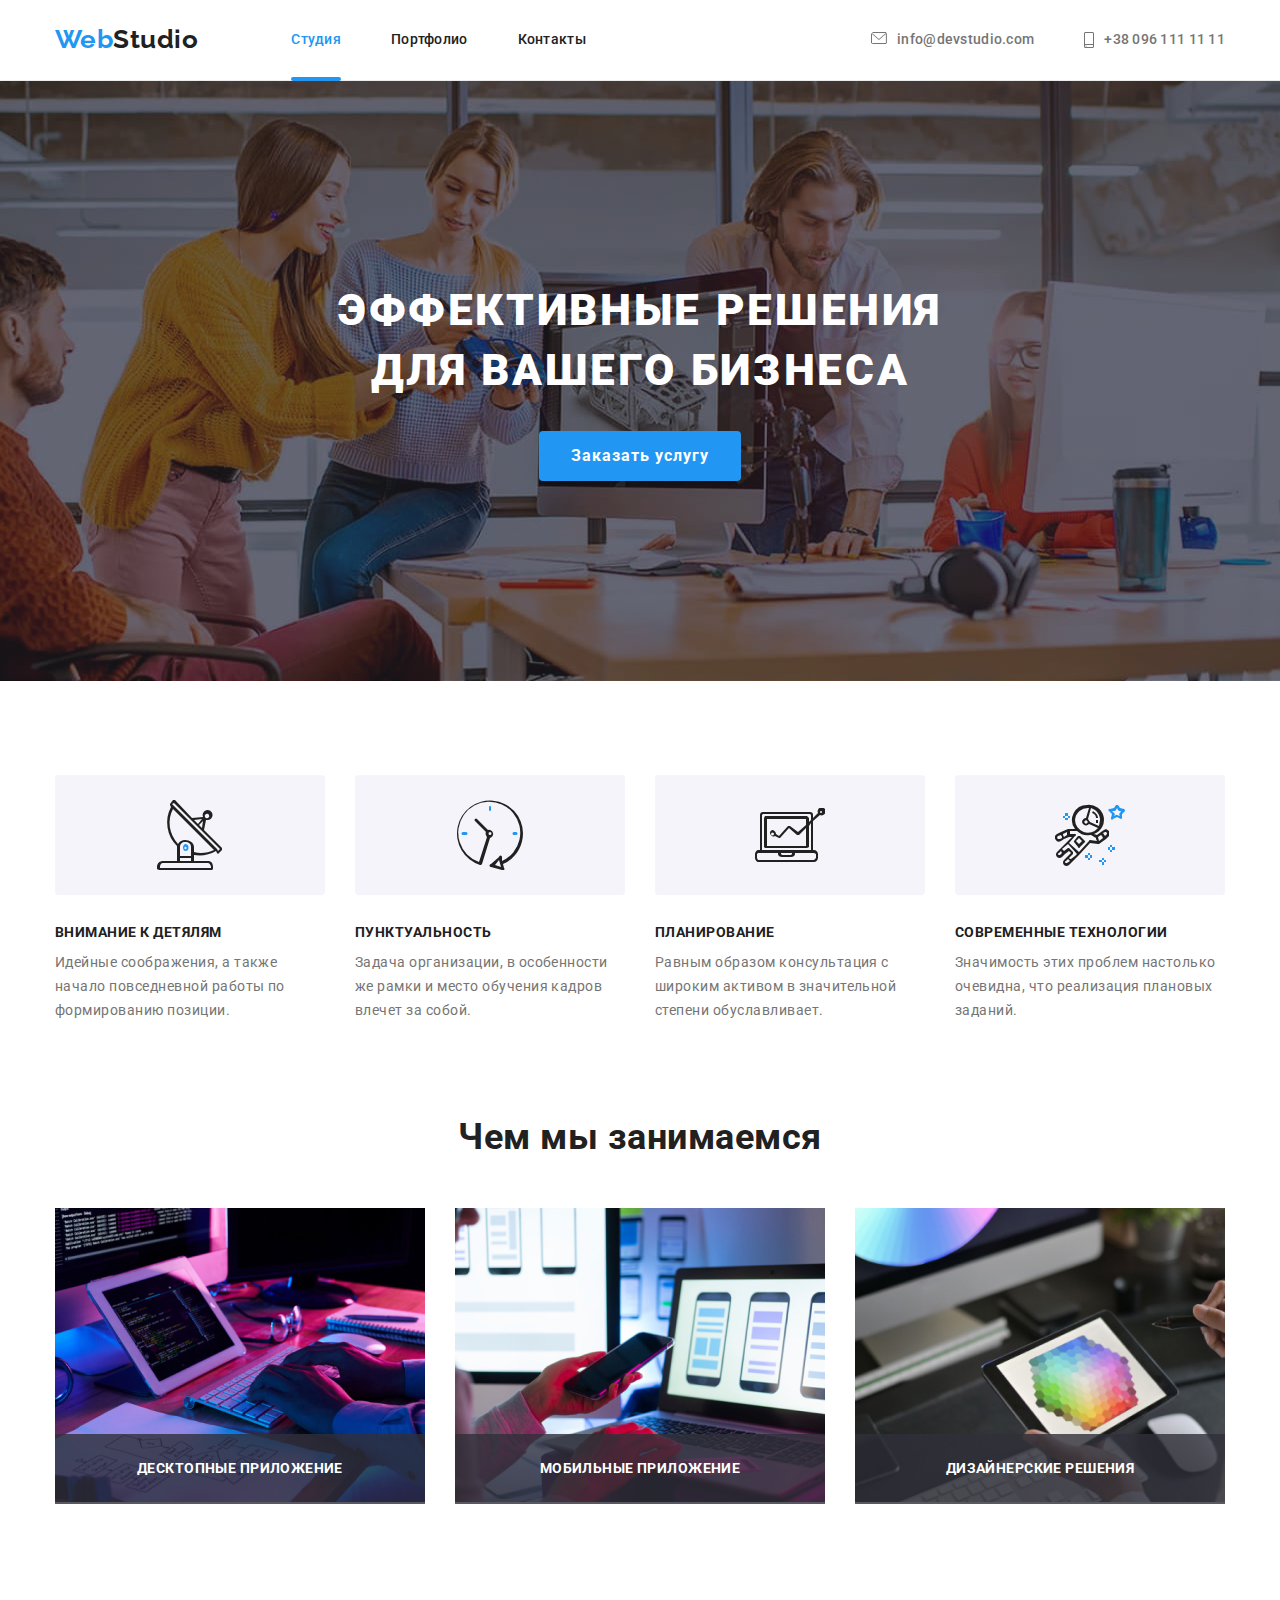
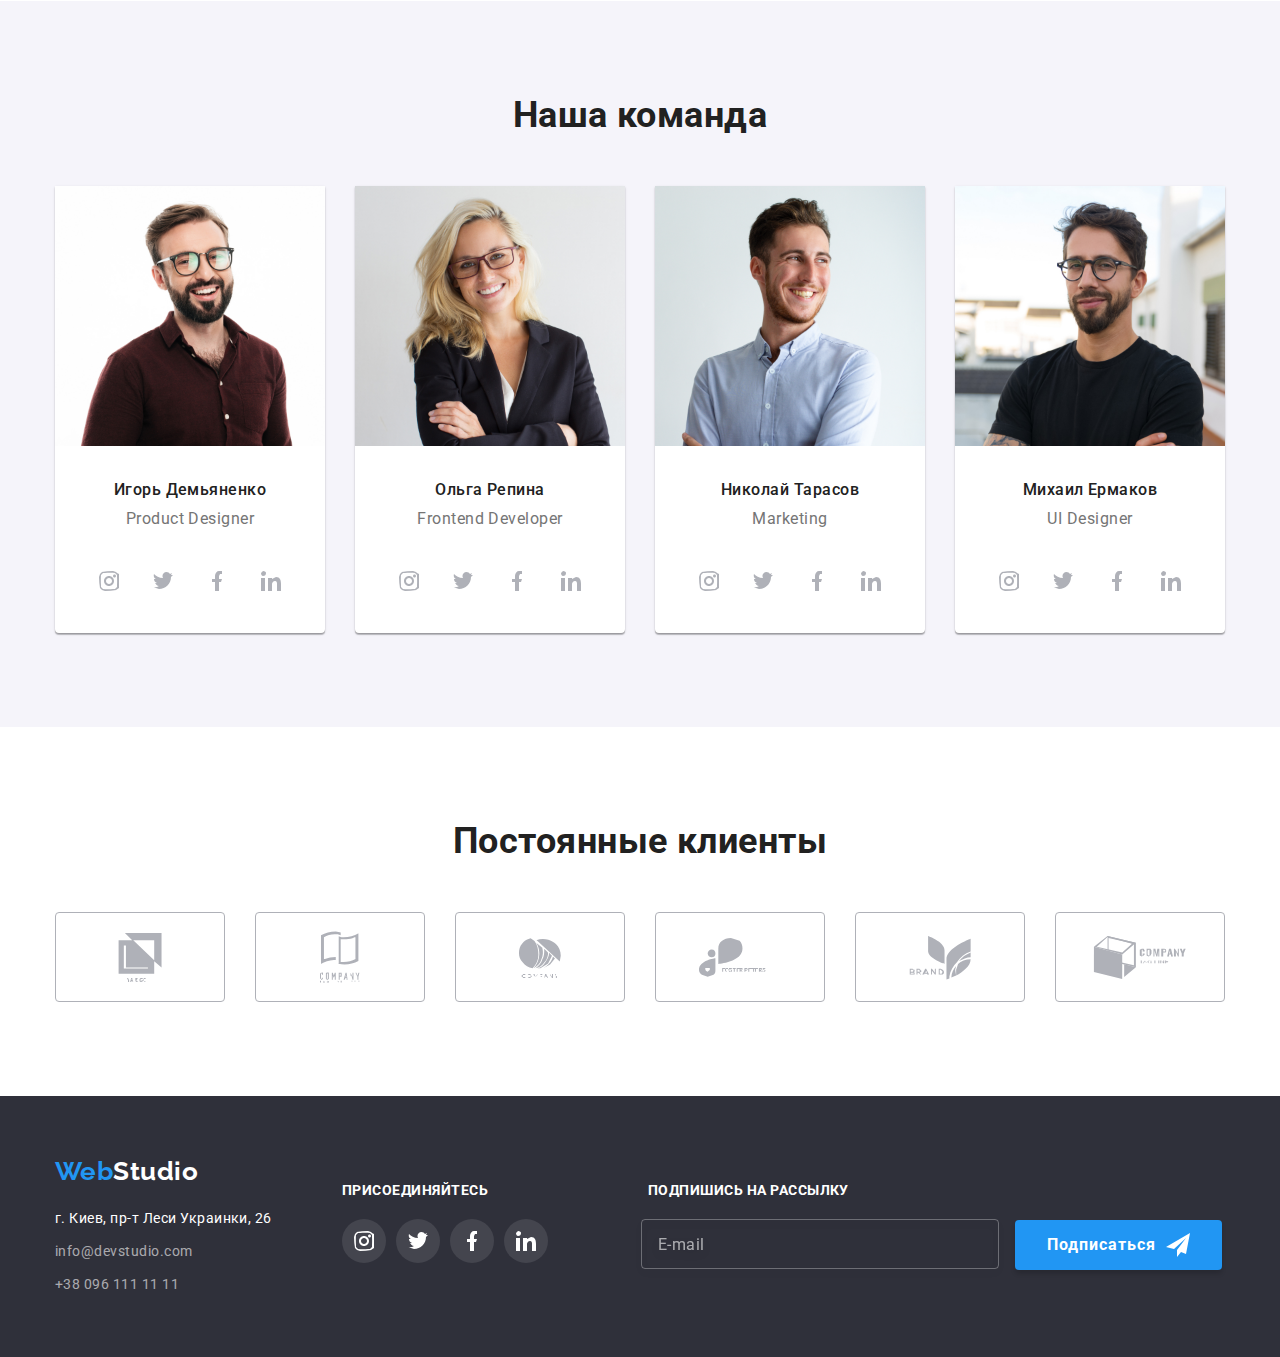
<file: index.html>
<!DOCTYPE html>
<html lang="ru">

<head>
  <meta charset="UTF-8" />
  <meta name="viewport" content="width=device-width, initial-scale=1.0" />
  <title>goit-markup-hw-07</title>
  <link rel="stylesheet"
    href="https://cdnjs.cloudflare.com/ajax/libs/modern-normalize/1.0.0/modern-normalize.min.css" />
  <link href="https://fonts.googleapis.com/css2?family=Raleway:wght@700&family=Roboto:wght@400;500;700;900&display=swap"
    rel="stylesheet">
 
  <link rel="stylesheet" href="./css/main.min.css">
</head>

<body>
  <header class="header">
    <div class="container main-header">
      <nav class="navigation">
        <a class="logo-header" href="./index.html"><span class="logo-color">Web</span>Studio</a>

        <ul class="site-nav list">
          <li class="item"><a class="link current" href="./index.html">Студия</a></li>
          <li class="item"><a class="link" href="./portfolio.html">Портфолио</a></li>
          <li class="item"><a class="link" href="">Контакты</a></li>
        </ul>
      </nav>

      <ul class="site-contacts list">
        <li class="item">
          <a class="link" href="mailto:info@devstudio.com">
            <svg class="icon-contacts" width="16" height="12">
              <use href="./images/defs.svg#envelope"></use>
            </svg>
            info@devstudio.com
          </a>
        </li>
        <li class="item">
          <a class="link" href="tel:+380961111111"><svg class="icon-contacts" width="10" height="16">
              <use href="./images/defs.svg#smartphone"></use>
            </svg>+38 096 111 11 11</a>
        </li>
      </ul>
    </div>
  </header>

  <main>
    <!-- Шапка -->

    <section class="tagline">
      <div class="container secondary">
        <h1 class="title">Эффективные решения для вашего бизнеса</h1>
        <button data-modal-open type="button" class="button-primary">Заказать услугу</button>
      </div>
    </section>


    <!-- Особенности -->
    <section class="features">
      <div class="container">
        <ul class="list">
          <li class="spec icon-antena">
            <h3 class="title">ВНИМАНИЕ К ДЕТЯЛЯМ</h3>
            <p class="text">
              Идейные соображения, а также начало повседневной работы по
              формированию позиции.
            </p>
          </li>
          <li class="spec icon-clock">
            <h3 class="title">ПУНКТУАЛЬНОСТЬ</h3>
            <p class="text">
              Задача организации, в особенности же рамки и место обучения кадров
              влечет за собой.
            </p>
          </li>
          <li class="spec icon-nout">
            <h3 class="title">ПЛАНИРОВАНИЕ</h3>
            <p class="text">
              Равным образом консультация с широким активом в значительной
              степени обуславливает.
            </p>
          </li>
          <li class="spec icon-astronaut">
            <h3 class="title">СОВРЕМЕННЫЕ ТЕХНОЛОГИИ</h3>
            <p class="text">
              Значимость этих проблем настолько очевидна, что реализация
              плановых заданий.
            </p>
          </li>
        </ul>
      </div>
    </section>

    <!-- Чем мы занимаемся -->
    <section class="activity">
      <div class="container">
        <h2 class="title">Чем мы занимаемся</h2>
        <ul class="list">
          <li class="example">

            <img src="./images/img1.jpg" alt="разработка для пк" width="370" />
            <div class="active">
              <p class="text-bg">ДЕСКТОПНЫЕ ПРИЛОЖЕНИЕ</p>
            </div>
          </li>
          <li class="example">
            <img src="./images/img2.jpg" alt="разработка мобильных версий" width="370" />
            <div class="active">
              <p class="text-bg">МОБИЛЬНЫЕ ПРИЛОЖЕНИЕ</p>
            </div>
          </li>
          <li class="example">
            <img src="./images/img3.jpg" alt="разработка для планшетных версий" width="370" />
            <div class="active">
              <p class="text-bg">ДИЗАЙНЕРСКИЕ РЕШЕНИЯ</p>
            </div>
          </li>
        </ul>
      </div>
    </section>

    <!-- Наша команда -->
    <section class="team">
      <div class="container">
        <h2 class="title">Наша команда</h2>
        <ul class="list">
          <li class="cards">
            <img src="./images/img4.jpg" alt="Игорь Демьяненко" width="270" />
            <h3 class="employee">Игорь Демьяненко</h3>
            <p class="profession">Product Designer</p>
            <ul class="social list">
              <li class="list-item">
                <a class="social-link" href="./">
                  <svg class="social-icon">
                    <use href="./images/defs.svg#instagram"></use>
                  </svg>
                </a>
              </li>
              <li class="list-item">
                <a class="social-link" href="./">
                  <svg class="social-icon">
                    <use href="./images/defs.svg#twitter"></use>
                  </svg>
                </a>
              </li>
              <li class="list-item">
                <a class="social-link" href="./">
                  <svg class="social-icon">
                    <use href="./images/defs.svg#facebook"></use>
                  </svg>
                </a>
              </li>
              <li class="list-item">
                <a class="social-link" href="./">
                  <svg class="social-icon">
                    <use href="./images/defs.svg#linkedin"></use>
                  </svg>
                </a>
              </li>
            </ul>
          </li>
          <li class="cards">
            <img src="./images/img5.jpg" alt="Ольга Репина" width="270" />
            <h3 class="employee">Ольга Репина</h3>
            <p class="profession">Frontend Developer</p>
            <ul class="social list">
              <li class="list-item">
                <a class="social-link" href="./">
                  <svg class="social-icon">
                    <use href="./images/defs.svg#instagram"></use>
                  </svg>
                </a>
              </li>
              <li class="list-item">
                <a class="social-link" href="./">
                  <svg class="social-icon">
                    <use href="./images/defs.svg#twitter"></use>
                  </svg>
                </a>
              </li>
              <li class="list-item">
                <a class="social-link" href="./">
                  <svg class="social-icon">
                    <use href="./images/defs.svg#facebook"></use>
                  </svg>
                </a>
              </li>
              <li class="list-item">
                <a class="social-link" href="./">
                  <svg class="social-icon">
                    <use href="./images/defs.svg#linkedin"></use>
                  </svg>
                </a>
              </li>
            </ul>
          </li>
          <li class="cards">
            <img src="./images/img6.jpg" alt="Николай Тарасов" width="270" />
            <h3 class="employee">Николай Тарасов</h3>
            <p class="profession">Marketing</p>
            <ul class="social list">
              <li class="list-item">
                <a class="social-link" href="./">
                  <svg class="social-icon">
                    <use href="./images/defs.svg#instagram"></use>
                  </svg>
                </a>
              </li>
              <li class="list-item">
                <a class="social-link" href="./">
                  <svg class="social-icon">
                    <use href="./images/defs.svg#twitter"></use>
                  </svg>
                </a>
              </li>
              <li class="list-item">
                <a class="social-link" href="./">
                  <svg class="social-icon">
                    <use href="./images/defs.svg#facebook"></use>
                  </svg>
                </a>
              </li>
              <li class="list-item">
                <a class="social-link" href="./">
                  <svg class="social-icon">
                    <use href="./images/defs.svg#linkedin"></use>
                  </svg>
                </a>
              </li>
            </ul>
          </li>
          <li class="cards">
            <img src="./images/img7.jpg" alt="Михаил Ермаков" width="270" />
            <h3 class="employee">Михаил Ермаков</h3>
            <p class="profession">UI Designer</p>
            <ul class="social list">
              <li class="list-item">
                <a class="social-link" href="./">
                  <svg class="social-icon">
                    <use href="./images/defs.svg#instagram"></use>
                  </svg>
                </a>
              </li>
              <li class="list-item">
                <a class="social-link" href="./">
                  <svg class="social-icon">
                    <use href="./images/defs.svg#twitter"></use>
                  </svg>
                </a>
              </li>
              <li class="list-item">
                <a class="social-link" href="./">
                  <svg class="social-icon">
                    <use href="./images/defs.svg#facebook"></use>
                  </svg>
                </a>
              </li>
              <li class="list-item">
                <a class="social-link" href="./">
                  <svg class="social-icon">
                    <use href="./images/defs.svg#linkedin"></use>
                  </svg>
                </a>
              </li>
            </ul>
          </li>
        </ul>
      </div>
    </section>
  </main>

  <!-- Постоянные клиенты -->
  <section class="clients">
    <div class="container">
      <h2 class="clients-title">Постоянные клиенты</h2>
      <ul class="clients-list list">
        <li class="clients-item">
          <a class="clients-link" href="">
            <svg class="icon-logo" width="44.27" height="49.23">
              <use href="./images/defs.svg#group5">
              </use>
            </svg>
          </a>
        </li>
        <li class="clients-item">
          <a class="clients-link" href="">
            <svg class="icon-logo" width="40" height="52">
              <use href="./images/defs.svg#group6">
              </use>
            </svg>
          </a>
        </li>
        <li class="clients-item">
          <a class="clients-link" href="">
            <svg class="icon-logo" width="43.36" height="41.18">
              <use href="./images/defs.svg#group1">
              </use>
            </svg>
          </a>
        </li>
        <li class="clients-item">
          <a class="clients-link" href="">
            <svg class="icon-logo" width="84.44" height="40.62">
              <use href="./images/defs.svg#group2">
              </use>
            </svg>
          </a>
        </li>
        <li class="clients-item">
          <a class="clients-link" href="">
            <svg class="icon-logo" width="62.54" height="45.43">
              <use href="./images/defs.svg#group3">
              </use>
            </svg>
          </a>
        </li>
        <li class="clients-item">
          <a class="clients-link" href="">
            <svg class="icon-logo" width="93.79" height="43.93">
              <use href="./images/defs.svg#group4">
              </use>
            </svg>
          </a>
        </li>
      </ul>
    </div>
  </section>

  <footer>
    <div class="container cont-footer">
      <div class="footer-block">
        <a class="logo-footer" href="./index.html"><span class="logo-color">Web</span>Studio</a>

        <address class="address">
          <p class="office">г. Киев, пр-т Леси Украинки, 26</p>
          <a class="mail-footer" href="mailto:info@devstudio.com">info@devstudio.com</a>
          <a class="tel-footer" href="tel:+380961111111">+38 096 111 11 11</a>
        </address>
      </div>
      <div class="right-side">
      <div class="social-footer">
        <h3 class="title">ПРИСОЕДИНЯЙТЕСЬ</h3>
        <ul class="list soc-footer">
          <li class="list-item">
            <a class="footer-link" href="./">
              <svg class="social-icon">
                <use href="./images/defs.svg#instagram_w"></use>
              </svg>
            </a>
          </li>
          <li class="list-item">
            <a class="footer-link" href="./">
              <svg class="social-icon">
                <use href="./images/defs.svg#twitter_w"></use>
              </svg>
            </a>
          </li>
          <li class="list-item">
            <a class="footer-link" href="./">
              <svg class="social-icon">
                <use href="./images/defs.svg#facebook_w"></use>
              </svg>
            </a>
          </li>
          <li class="list-item">
            <a class="footer-link" href="./">
              <svg class="social-icon">
                <use href="./images/defs.svg#linkedin_w"></use>
              </svg>
            </a>
          </li>
        </ul>
      </div>
      <div class="form-field">
        <h3 class="title">ПОДПИШИСЬ НА РАССЫЛКУ</h3>
        <form>
          <label for="email"></label>
          <input class="form-input-fotter" type="email" name="email" id="email" placeholder=E-mail>
          <button class="button-primary btn-subscribe" type="submit">Подписаться

          <svg class="btnfly"  width="24"  height="24" >
            <use href="./images/defs.svg#icon-flyW"></use>
          </svg>
          </button>
        </form>
        </div>
      </div>
    </div>
  </footer>

  <div data-modal class="backdrop is-hidden">
    <div class="modal">
      <button type="button" class="close" data-modal-close>
        <svg class="close-black" width="11" height="11">
          <use href="./images/defs.svg#icon-Vector-1"></use>
        </svg>
      </button>

      <form class="modal-form" autocomplete="off">

        <p class="form-title">Оставьте свои данные, мы вам перезвоним</p>

        <label class="form-label" for="name">Имя</label>
        <span class="input-wrapper">
          <input class="form-input" type="text" name="name" id="name">
          <svg class="input-icon" width="12" height="12">
            <use href="./images/defs.svg#icon-profileB"></use>
          </svg>
        </span>


        <label class="form-label" for="tel">Телефон</label>
        <span class="input-wrapper">
          <input class="form-input" type="tel" name="tel" id="tel">
          <svg class="input-icon" width="13" height="13">
            <use href="./images/defs.svg#icon-phoneB"></use>
          </svg>
        </span>

        <label class="form-label" for="mail-user">Почта</label>
        <span class="input-wrapper">
          <input class="form-input" type="email" name="mail-user" id="mail-user">
          <svg class="input-icon" width="15" height="12">
            <use href="./images/defs.svg#icon-mailB"></use>
          </svg>
        </span>

        <label class="form-label" for="comment">Комментарий</label>
        <textarea class="textarea" name="comment" id="comment" rows="8" placeholder="Введите текст"></textarea>


<input class="input-checkbox" type="checkbox" name="policy" id="policy">
         
          <label class="label-policy" for="policy">Соглашаюсь с рассылкой и принимаю &nbsp;<a class="link" href="">Условия
              договора</a>
            
            </label>


        <button class="button-primary  btn-close" type="submit">Отправить</button>

      </form>
    </div>
  </div>







  <script src="./js/modal.js"></script>
  <script>
    (() => {
      document.querySelector('.js-speaker-form').addEventListener('submit', e => {
        e.preventDefault();

        new FormData(e.currentTarget).forEach((value, name) =>
          console.log(`${name}: ${value}`),
        );
      });
    })();
  </script>

</body>

</html>
</file>
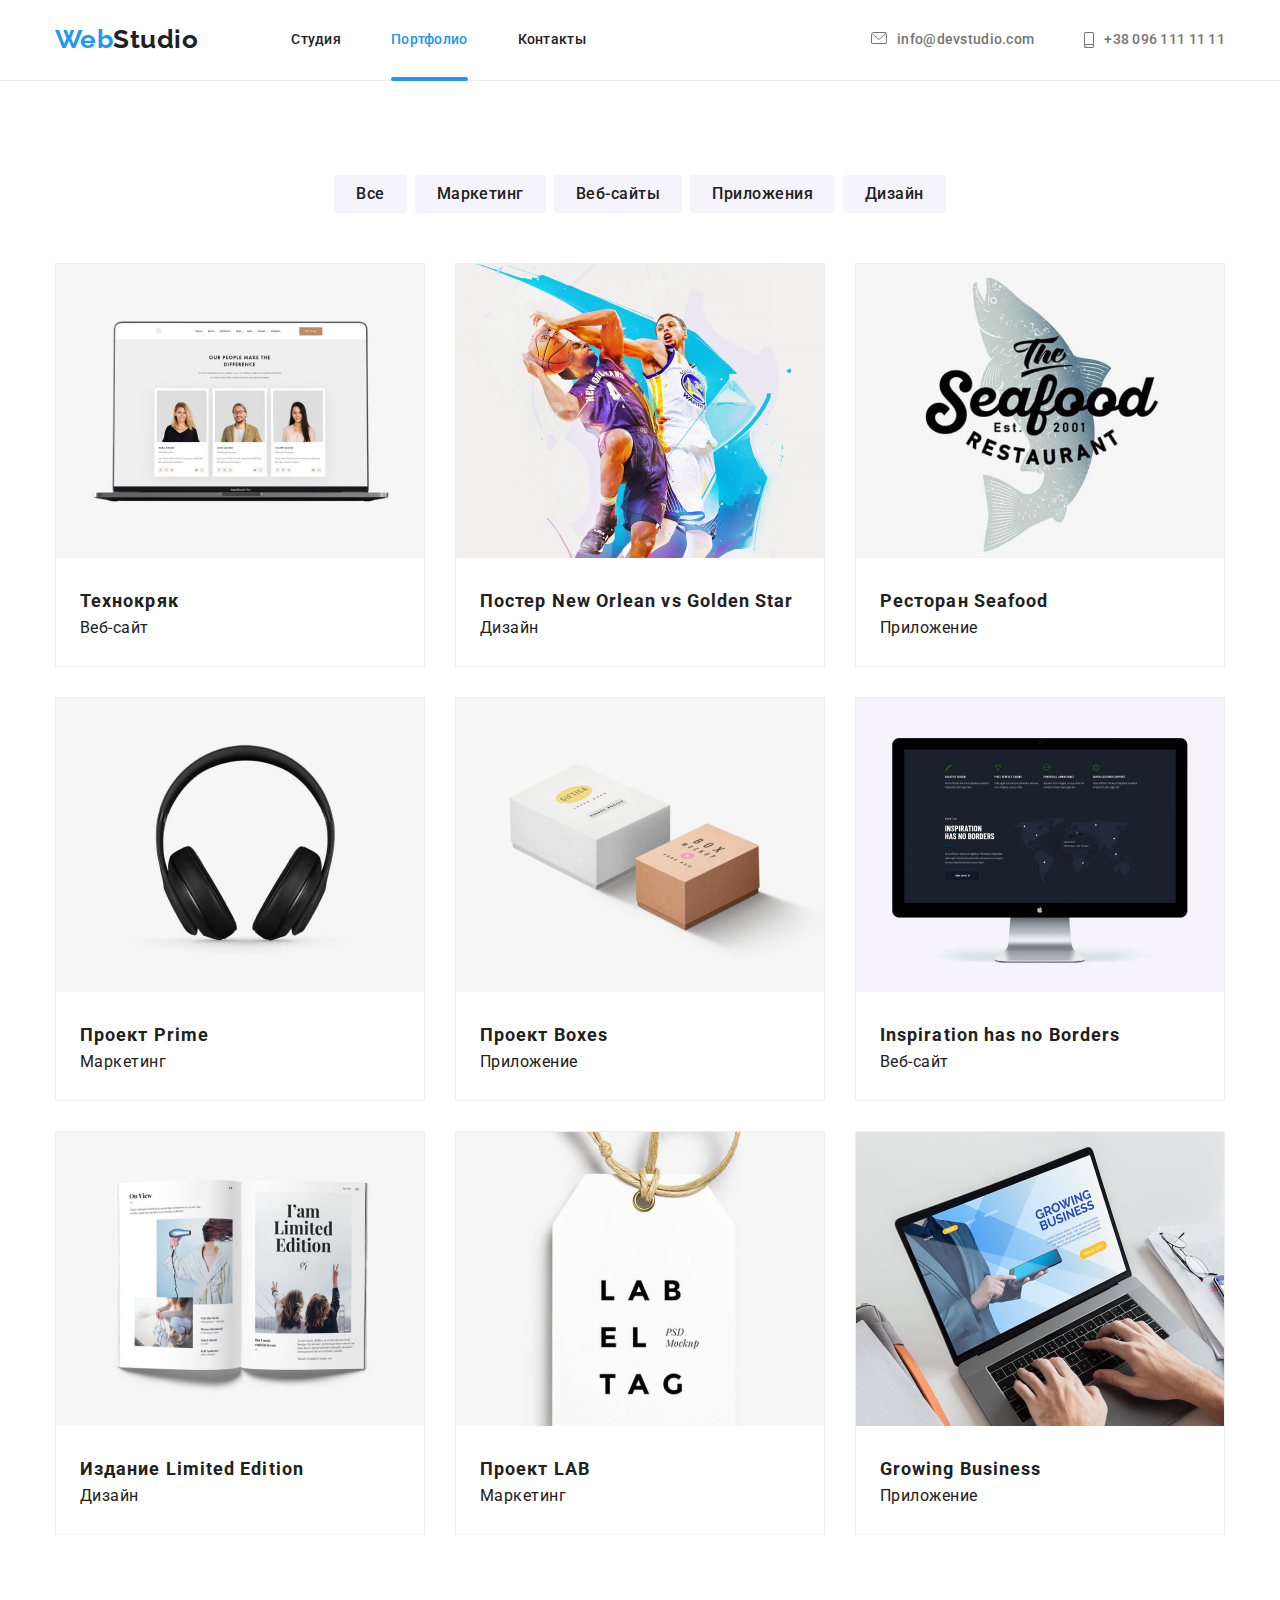
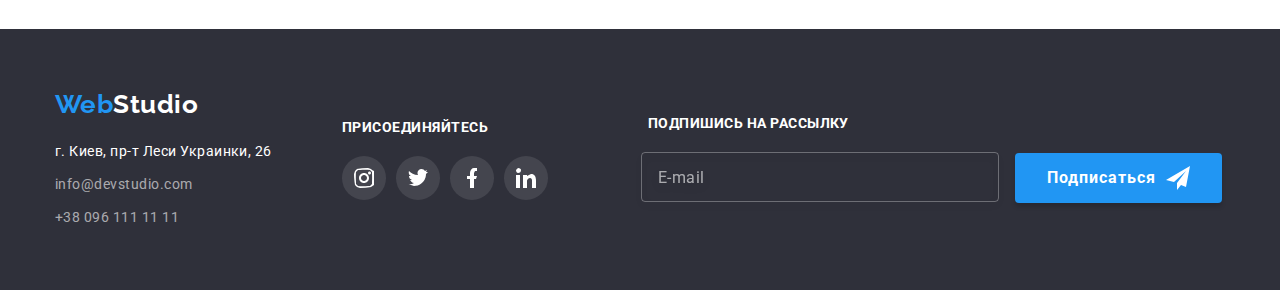
<file: portfolio.html>
<!DOCTYPE html>
  <html lang="ru">
    <head>
      <meta charset="UTF-8" />
      <meta name="viewport" content="width=device-width, initial-scale=1.0" />
      <title>Portfolio</title>
      <link rel="stylesheet" href="https://cdnjs.cloudflare.com/ajax/libs/modern-normalize/1.0.0/modern-normalize.min.css" />
      <link
        href="https://fonts.googleapis.com/css2?family=Raleway:wght@700&family=Roboto:wght@400;500;700;900&display=swap"
        rel="stylesheet"
      />
 
      <link rel="stylesheet" href="./css/portfolio.min.css">
    </head>

    <body>
      <header class="header">
        <div class="container main-header">
          <nav class="navigation">
            <a class="logo-header" href="./index.html"><span class="logo-color">Web</span>Studio</a>
      
            <ul class="site-nav list">
              <li class="item"><a class="link" href="./index.html">Студия</a></li>
              <li class="item"><a class="link current" href="./portfolio.html">Портфолио</a></li>
              <li class="item"><a class="link" href="">Контакты</a></li>
            </ul>
          </nav>
      
          <ul class="site-contacts list">
            <li class="item">
              <a class="link" href="mailto:info@devstudio.com">
                <svg class="icon-contacts" width="16" height="12">
                  <use href="./images/defs.svg#envelope"></use>
                </svg>
                info@devstudio.com
              </a>
            </li>
            <li class="item">
              <a class="link" href="tel:+380961111111"><svg class="icon-contacts" width="10" height="16">
                  <use href="./images/defs.svg#smartphone"></use>
                </svg>+38 096 111 11 11</a>
            </li>
          </ul>
        </div>
      </header>

      <main>
        <section class="portfolio">
          <div class="container">
          <!-- <h1>Portfolio</h1> -->

          <ul class="filters list">
            <li class="btn"><button type="button" class="button">Все</button></li>
            <li class="btn"><button type="button" class="button">Маркетинг</button></li>
            <li class="btn"><button type="button" class="button">Веб-сайты</button></li>
            <li class="btn"><button type="button" class="button">Приложения</button></li>
            <li class="btn"><button type="button" class="button radio">Дизайн</button></li>
          </ul>

          <ul class="list">
            <li class="projects">
              <div class="overlay">
                  
                
              <img src="./images/portfolio1.jpg" alt="Ноутбук" width="370" />
            
            <p class="hryaktxt">Технокряк это современная площадка распространения коронавируса. Компании используют эту платформу
              для цифрового
              шпионажа и атак на защищённые сервера конкурентов.
            </p>
            </div>
              <div class="titles"> <h2 class="title">Технокряк</h2>
              <p class="text">Веб-сайт</p></div>
            </li>
            <li class="projects">
              <div class="overlay">
                
              <img
                src="./images/portfolio2.jpg"
                alt="Постер New Orlean vs Golden Star"
                width="370"
              />
              <p class="hryaktxt">Технокряк это современная площадка распространения коронавируса. Компании используют эту платформу
                для цифрового
                шпионажа и атак на защищённые сервера конкурентов.
              </p>
              </div>
            
            
              <div class="titles"><h2 class="title">Постер New Orlean vs Golden Star</h2>
              <p class="text">Дизайн</p></div>
            </li>
            <li class="projects">
              <div class="overlay">
                
              <img
                src="./images/portfolio3.jpg"
                alt="Логотип Ресторан Seafood"
                width="370"
              />
              <p class="hryaktxt">Технокряк это современная площадка распространения коронавируса. Компании используют эту платформу
                для цифрового
                шпионажа и атак на защищённые сервера конкурентов.
              </p>
              </div>
              <div class="titles"> <h2 class="title">Ресторан Seafood</h2>
              <p class="text">Приложение</p></div>
            </li>
            <li class="projects">
              <div class="overlay">
              <img src="./images/portfolio4.jpg" alt="Наушники" width="370" />
              <p class="hryaktxt">Технокряк это современная площадка распространения коронавируса. Компании используют эту платформу
                для цифрового
                шпионажа и атак на защищённые сервера конкурентов.
              </p>
              </div>
              <div class="titles"> <h2 class="title">Проект Prime</h2>
              <p class="text">Маркетинг</p></div>
            </li>
            <li class="projects">
              <div class="overlay">
            
                <img src="./images/portfolio5.jpg" alt="Проект Boxes" width="370" />
            <p class="hryaktxt">Технокряк это современная площадка распространения коронавируса. Компании используют эту платформу
              для цифрового
              шпионажа и атак на защищённые сервера конкурентов.
            </p>
            </div>
                <div class="titles">  <h2 class="title">Проект Boxes</h2>
              <p class="text">Приложение</p></div>
            </li>
            <li class="projects">
              <div class="overlay">
              <img src="./images/portfolio6.jpg" alt="Монитор" width="370" />
              <p class="hryaktxt">Технокряк это современная площадка распространения коронавируса. Компании используют эту платформу
                для цифрового
                шпионажа и атак на защищённые сервера конкурентов.
              </p>
              </div>
              <div class="titles"> <h2 class="title">Inspiration has no Borders</h2>
              <p class="text">Веб-сайт</p></div>
            </li>
            <li class="projects">
              <div class="overlay">
              <img src="./images/portfolio7.jpg" alt="Книга" width="370" />
            <p class="hryaktxt">Технокряк это современная площадка распространения коронавируса. Компании используют эту платформу
              для цифрового
              шпионажа и атак на защищённые сервера конкурентов.
            </p>
            </div>
              <div class="titles"> <h2 class="title">Издание Limited Edition</h2>
              <p class="text">Дизайн</p></div>
            </li>
            <li class="projects">
              <div class="overlay">
              <img
                src="./images/portfolio8.jpg"
                alt="Логотип Проект Boxes"
                width="370"
              />
              <p class="hryaktxt">Технокряк это современная площадка распространения коронавируса. Компании используют эту платформу
                для цифрового
                шпионажа и атак на защищённые сервера конкурентов.
              </p>
              </div>
              <div class="titles"> <h2 class="title">Проект LAB</h2>
              <p class="text">Маркетинг</p></div>
            </li>
            <li class="projects">
              <div class="overlay">
              <img
                src="./images/portfolio9.jpg"
                alt="Работа за ноутбуком"
                width="370"
              />
              <p class="hryaktxt">Технокряк это современная площадка распространения коронавируса. Компании используют эту платформу
                для цифрового
                шпионажа и атак на защищённые сервера конкурентов.
              </p>
              </div>
              <div class="titles"> <h2 class="title">Growing Business</h2>
              <p class="text">Приложение</p></div>
            </li>
          </ul>
          </div>
        </section>
      </main>

      <footer>
        <div class="container cont-footer">
          <div class="footer-block">
            <a class="logo-footer" href="./index.html"><span class="logo-color">Web</span>Studio</a>
      
            <address class="address">
              <p class="office">г. Киев, пр-т Леси Украинки, 26</p>
              <a class="mail-footer" href="mailto:info@devstudio.com">info@devstudio.com</a>
              <a class="tel-footer" href="tel:+380961111111">+38 096 111 11 11</a>
            </address>
          </div>
          <div class="social-footer">
            <h3 class="title">ПРИСОЕДИНЯЙТЕСЬ</h3>
            <ul class="list soc-footer">
              <li class="list-item">
                <a class="footer-link" href="./">
                  <svg class="social-icon">
                    <use href="./images/defs.svg#instagram_w"></use>
                  </svg>
                </a>
              </li>
              <li class="list-item">
                <a class="footer-link" href="./">
                  <svg class="social-icon">
                    <use href="./images/defs.svg#twitter_w"></use>
                  </svg>
                </a>
              </li>
              <li class="list-item">
                <a class="footer-link" href="./">
                  <svg class="social-icon">
                    <use href="./images/defs.svg#facebook_w"></use>
                  </svg>
                </a>
              </li>
              <li class="list-item">
                <a class="footer-link" href="./">
                  <svg class="social-icon">
                    <use href="./images/defs.svg#linkedin_w"></use>
                  </svg>
                </a>
              </li>
            </ul>
          </div>
          <div class="form-field">
            <h3 class="title">ПОДПИШИСЬ НА РАССЫЛКУ</h3>
            <form class="join-to">
              <label for="mail" class="form-label"></label>
              <input class="form-input-fotter" type="email" name="mail" id="mail" placeholder=E-mail>
              <button class="button-primary btn-subscribe" type="submit">Подписаться
      
                <svg class="btnfly" width="24" height="24">
                  <use href="./images/defs.svg#icon-flyW"></use>
                </svg>
              </button>
            </form>
          </div>
        </div>
      </footer>
    </body>
  </html>
</file>
<file: css/main.min.css>
.input-checkbox{position:absolute;width:1px;height:1px;margin:-1px;border:0;padding:0;clip:rect(0 0 0 0);overflow:hidden}h1,h2,h3,h4,h5,h6,p,ul{margin-top:0;margin-bottom:0;padding-top:0;padding-bottom:0;padding-left:0}body{background-color:#ffffff;color:#212121;font-family:Roboto, sans-serif;letter-spacing:0.03em}.list{list-style:none}.button{padding:6px 22px;font-weight:500;font-size:16px;line-height:1.63;letter-spacing:0.03em;border:none;text-align:center;color:#212121;background-color:#f5f4fa;border-radius:4px;cursor:pointer;transition-duration:250ms;transition-timing-function:cubic-bezier(0.4, 0, 0.2, 1)}.button:hover,.button:focus{background-color:#2196f3;color:#fff;box-shadow:0px 3px 1px rgba(0,0,0,0.1),0px 1px 2px rgba(0,0,0,0.08),0px 2px 2px rgba(0,0,0,0.12)}.button-primary{padding:10px 32px;min-width:200px;font-weight:bold;font-size:16px;letter-spacing:0.06em;border:none;text-align:center;line-height:1.87;cursor:pointer;color:#fff;background-color:#2196f3;border-radius:4px;box-shadow:0px 4px 4px rgba(0,0,0,0.15);transition-duration:250ms;transition-timing-function:cubic-bezier(0.4, 0, 0.2, 1)}.button-primary:hover,.button-primary:focus{background-color:#188ce8}.container{width:1200px;padding:0 15px;margin:0 auto}.cont-footer{display:flex;align-items:center}.social-link{display:flex;margin-bottom:30px;width:44px;height:44px;background-color:#fff;text-decoration:none;border-radius:50%;justify-content:center;align-items:center;transition-duration:250ms;transition-timing-function:cubic-bezier(0.4, 0, 0.2, 1)}.social-link:hover{background-color:#2196f3;--color5: #ffffff}.list-item:not(:last-child){margin-right:10px}.social-icon{width:20px;height:20px;fill:#afb1b8}.modal .close{position:absolute;top:8px;right:8px;width:30px;height:30px;background:#fff;border:1px solid rgba(0,0,0,0.1);border-radius:50%;box-sizing:border-box;cursor:pointer;transition-duration:250ms;transition-timing-function:cubic-bezier(0.4, 0, 0.2, 1)}.modal .close:focus .close-black{fill:#2196f3}.modal{padding:40px;position:absolute;left:50%;top:50%;transform:translate(-50%, -50%);width:528px;min-height:581px;background:#fff;box-shadow:0px 1px 3px rgba(0,0,0,0.12),0px 1px 1px rgba(0,0,0,0.14),0px 2px 1px rgba(0,0,0,0.2);border-radius:4px}.btn-close{margin:30px auto 0 auto}.backdrop{position:fixed;top:0;left:0;width:100%;height:100%;background-color:rgba(0,0,0,0.2)}.backdrop.is-hidden{opacity:0;pointer-events:none}.modal-form{display:flex;flex-direction:column}.form-label{margin-top:10px;margin-bottom:4px;font-weight:400;font-size:12px;line-height:1.16;letter-spacing:0.01em;color:#757575}.form-input{width:100%;height:40px;padding-left:40px;border:1px solid rgba(33,33,33,0.2);border-radius:4px;transition-duration:250ms;transition-timing-function:cubic-bezier(0.4, 0, 0.2, 1)}.form-input:focus{outline:none;border:1px solid #2196f3}.form-input:focus+.input-icon{fill:#2196f3}.checkbox-modal{display:flex;align-items:center;justify-content:space-evenly;align-items:baseline}.textarea{height:120px;padding:12px 16px;resize:none;border:1px solid rgba(33,33,33,0.2);border-radius:4px;transition-duration:250ms;transition-timing-function:cubic-bezier(0.4, 0, 0.2, 1)}.textarea:focus{outline:none;border:1px solid #2196f3}textarea::placeholder{color:rgba(117,117,117,0.5)}.label-policy .link{color:#2196f3}.form-title{margin-top:11px;margin-bottom:12px;font-weight:700;font-size:20px;line-height:1.15px;text-align:center;letter-spacing:0.03em}.input-wrapper{position:relative}.input-icon{position:absolute;display:block;top:50%;left:14px;transform:translateY(-50%);transition-duration:250ms;transition-timing-function:cubic-bezier(0.4, 0, 0.2, 1)}.label-policy{display:flex;align-items:center;justify-content:center;font-weight:400;font-size:14px;line-height:1.71px;letter-spacing:0.03em;margin-top:20px;margin-bottom:30px}.label-policy::before{content:"";display:block;width:16px;height:15px;border:2px solid #212121;border-radius:2px;margin-right:8px}.input-checkbox:checked+.label-policy::before{background-image:url("../images/icon-check.svg");border:none}.checkrow{display:flex;align-items:center;justify-content:space-evenly}.header{border-bottom:1px solid #ececec;padding:24px 0 25px;border-bottom:1px solid #ececec}.navigation{display:flex;align-items:center}.main-header{display:flex;align-items:center;justify-content:space-between}.logo-header{margin-right:93px;font-family:Raleway, sans-serif;color:#212121;font-weight:700;font-size:26px;line-height:1.2;text-decoration:none}.logo-color{color:#2196f3}.site-nav{display:flex}.site-nav .item+.item{margin-left:50px}.site-nav .link{display:block;color:#212121;font-weight:500;font-size:14px;line-height:1.14;letter-spacing:0.02em;text-decoration:none;transition-duration:250ms;transition-timing-function:cubic-bezier(0.4, 0, 0.2, 1)}.site-nav .link:hover,.site-nav .link:focus{color:#2196f3}.site-nav .current{position:relative;color:#2196f3;transition-duration:250ms;transition-timing-function:cubic-bezier(0.4, 0, 0.2, 1)}.site-nav .current::after{position:absolute;content:"";top:45.5px;left:0px;border-radius:50px;width:100%;height:4px;background-color:#2196f3}.site-contacts{display:flex}.site-contacts .item+.item{padding-left:50px}.site-contacts .link{display:flex;font-weight:500;font-size:14px;line-height:1.14;letter-spacing:0.02em;color:#757575;text-decoration:none;transition-duration:250ms;transition-timing-function:cubic-bezier(0.4, 0, 0.2, 1)}.site-contacts .link:hover,.site-contacts .link:focus{--color4: #2196f3;color:#2196f3}.icon-contacts{margin-right:10px}.tagline{max-width:1600px;padding-top:200px;padding-bottom:200px;margin:0 auto;background-color:#2f303a;background-image:linear-gradient(to right, rgba(47,48,58,0.4), rgba(47,48,58,0.4)),url("../images/bg-image.jpg");background-position:center;text-align:center}.tagline .title{margin:0 auto 30px;width:696px;font-weight:900;font-size:44px;line-height:1.36;letter-spacing:0.06em;text-transform:uppercase;color:#fff}.features{padding-top:94px;padding-bottom:94px}.features .list{display:flex}.features .title{margin-bottom:10px;font-weight:700;font-size:14px;line-height:1.14;color:#212121}.features .text{font-size:14px;line-height:1.71;color:#757575}.features .spec{width:270px}.spec+.spec{margin-left:30px}.features .spec::before{content:"";display:block;margin-bottom:30px;height:120px;background:#f5f4fa;border-radius:4px;background-repeat:no-repeat;background-position:center;background-size:70px, 70px;transition-duration:250ms;transition-timing-function:cubic-bezier(0.4, 0, 0.2, 1)}.spec.icon-antena::before{background-image:url("../images/antenna.svg")}.spec.icon-clock::before{background-image:url("../images/clock.svg")}.spec.icon-nout::before{background-image:url("../images/Vector.svg")}.spec.icon-astronaut::before{background-image:url("../images/astronaut.svg")}.activity{padding-bottom:94px}.activity .list{display:flex}.example+.example{margin-left:30px}.activity .title,.team .title{padding-bottom:50px;font-weight:700;font-size:36px;line-height:1.16;text-align:center;color:#212121}.text-bg{font-weight:700;font-size:14px;line-height:1.14;letter-spacing:0.03em;text-transform:uppercase;padding-top:27px}.example{position:relative}.active{display:block;position:absolute;min-width:370px;min-height:70px;text-align:center;bottom:3px;right:0;background-color:rgba(47,48,58,0.8);color:#fff}.cards{background-color:#fff;width:270px;min-height:368px;box-shadow:0px 1px 3px rgba(0,0,0,0.12),0px 1px 1px rgba(0,0,0,0.14),0px 2px 1px rgba(0,0,0,0.2);border-radius:0px 0px 4px 4px;transition-duration:250ms;transition-timing-function:cubic-bezier(0.4, 0, 0.2, 1)}.cards .social{justify-content:center}.cards+.cards{margin-left:30px}.team{background-color:#f5f4fa;padding-top:94px;padding-bottom:94px}.team .list{display:flex}.employee{padding-top:30px;padding-bottom:10px;font-weight:500;font-size:16px;line-height:1.18;text-align:center;color:#212121}.profession{padding-bottom:30px;font-size:16px;line-height:1.18;text-align:center;color:#757575}.clients{padding:94px 0}.clients-list{display:flex;justify-content:space-between}.clients-item{display:flex;align-items:center}.clients-link{display:flex;width:170px;height:90px;text-decoration:none;justify-content:center;align-items:center;border:1px solid #afb1b8;border-radius:4px;fill:#afb1b8;transition-duration:250ms;transition-timing-function:cubic-bezier(0.4, 0, 0.2, 1)}.clients-link:hover{border-color:#2196f3;--color5: #2196f3}.clients-title{margin-bottom:50px;font-weight:700;font-size:36px;line-height:1.16;text-align:center;color:#212121}.address{display:flex;flex-direction:column;padding-bottom:60px}footer{background-color:#2f303a}.logo-footer{display:inline-block;padding-bottom:20px;padding-top:60px;font-family:Raleway, sans-serif;font-weight:700;font-size:26px;line-height:1.2;color:#fff;text-decoration:none}.office{font-style:normal;font-weight:normal;font-size:14px;line-height:1.7;color:#fff}.mail-footer{margin-top:9px;margin-bottom:9px;font-style:normal;font-weight:normal;font-size:14px;line-height:1.7;color:rgba(255,255,255,0.6);text-decoration:none;transition-duration:250ms;transition-timing-function:cubic-bezier(0.4, 0, 0.2, 1)}.mail-footer:hover,.mail-footer:focus{color:#2196f3}.tel-footer{font-style:normal;font-weight:normal;font-size:14px;line-height:1.7;color:rgba(255,255,255,0.6);text-decoration:none;transition-duration:250ms;transition-timing-function:cubic-bezier(0.4, 0, 0.2, 1)}.tel-footer:hover,.tel-footer:focus{color:#2196f3}.footer-link{display:flex;width:44px;height:44px;background-color:rgba(255,255,255,0.1);text-decoration:none;border-radius:50%;justify-content:center;align-items:center;transition-duration:250ms;transition-timing-function:cubic-bezier(0.4, 0, 0.2, 1)}.footer-link:hover{background-color:#2196f3}.soc-footer{display:flex;justify-content:center}.social-footer{margin-right:93px;margin-left:70px}.social-footer .title{font-weight:700;font-size:14px;line-height:1.14;margin-bottom:20px;color:#fff}.right-side{display:flex;align-items:normal}.form-field .title{margin-bottom:20px;padding-left:7px;font-weight:700;font-size:14px;line-height:1.14;color:#fff}.form-input-fotter{width:358px;height:50px;margin-right:12px;padding:15px 16px;background:transparent;border:1px solid rgba(255,255,255,0.3);box-sizing:border-box;filter:drop-shadow(0px 4px 4px rgba(0,0,0,0.15));border-radius:4px;color:cornsilk}.form-input-fotter::placeholder{font-weight:400;font-size:16px;line-height:1.25;letter-spacing:0.03em;color:rgba(255,255,255,0.6)}.form-input-fotter:focus{outline:none;border:1px solid #2196f3}.btn-subscribe{display:inline-flex;align-items:center;justify-content:center}.btnfly{margin-left:10px}
/*# sourceMappingURL=main.min.css.map */
</file>
<file: css/portfolio.min.css>
h1,h2,h3,h4,h5,h6,p,ul{margin-top:0;margin-bottom:0;padding-top:0;padding-bottom:0;padding-left:0}body{background-color:#ffffff;color:#212121;font-family:Roboto, sans-serif;letter-spacing:0.03em}.list{list-style:none}.button{padding:6px 22px;font-weight:500;font-size:16px;line-height:1.63;letter-spacing:0.03em;border:none;text-align:center;color:#212121;background-color:#f5f4fa;border-radius:4px;cursor:pointer;transition-duration:250ms;transition-timing-function:cubic-bezier(0.4, 0, 0.2, 1)}.button:hover,.button:focus{background-color:#2196f3;color:#fff;box-shadow:0px 3px 1px rgba(0,0,0,0.1),0px 1px 2px rgba(0,0,0,0.08),0px 2px 2px rgba(0,0,0,0.12)}.button-primary{padding:10px 32px;min-width:200px;font-weight:bold;font-size:16px;letter-spacing:0.06em;border:none;text-align:center;line-height:1.87;cursor:pointer;color:#fff;background-color:#2196f3;border-radius:4px;box-shadow:0px 4px 4px rgba(0,0,0,0.15);transition-duration:250ms;transition-timing-function:cubic-bezier(0.4, 0, 0.2, 1)}.button-primary:hover,.button-primary:focus{background-color:#188ce8}.container{width:1200px;padding:0 15px;margin:0 auto}.cont-footer{display:flex;align-items:center}.header{border-bottom:1px solid #ececec;padding:24px 0 25px;border-bottom:1px solid #ececec}.navigation{display:flex;align-items:center}.main-header{display:flex;align-items:center;justify-content:space-between}.logo-header{margin-right:93px;font-family:Raleway, sans-serif;color:#212121;font-weight:700;font-size:26px;line-height:1.2;text-decoration:none}.logo-color{color:#2196f3}.site-nav{display:flex}.site-nav .item+.item{margin-left:50px}.site-nav .link{display:block;color:#212121;font-weight:500;font-size:14px;line-height:1.14;letter-spacing:0.02em;text-decoration:none;transition-duration:250ms;transition-timing-function:cubic-bezier(0.4, 0, 0.2, 1)}.site-nav .link:hover,.site-nav .link:focus{color:#2196f3}.site-nav .current{position:relative;color:#2196f3;transition-duration:250ms;transition-timing-function:cubic-bezier(0.4, 0, 0.2, 1)}.site-nav .current::after{position:absolute;content:"";top:45.5px;left:0px;border-radius:50px;width:100%;height:4px;background-color:#2196f3}.site-contacts{display:flex}.site-contacts .item+.item{padding-left:50px}.site-contacts .link{display:flex;font-weight:500;font-size:14px;line-height:1.14;letter-spacing:0.02em;color:#757575;text-decoration:none;transition-duration:250ms;transition-timing-function:cubic-bezier(0.4, 0, 0.2, 1)}.site-contacts .link:hover,.site-contacts .link:focus{--color4: #2196f3;color:#2196f3}.icon-contacts{margin-right:10px}.address{display:flex;flex-direction:column;padding-bottom:60px}footer{background-color:#2f303a}.logo-footer{display:inline-block;padding-bottom:20px;padding-top:60px;font-family:Raleway, sans-serif;font-weight:700;font-size:26px;line-height:1.2;color:#fff;text-decoration:none}.office{font-style:normal;font-weight:normal;font-size:14px;line-height:1.7;color:#fff}.mail-footer{margin-top:9px;margin-bottom:9px;font-style:normal;font-weight:normal;font-size:14px;line-height:1.7;color:rgba(255,255,255,0.6);text-decoration:none;transition-duration:250ms;transition-timing-function:cubic-bezier(0.4, 0, 0.2, 1)}.mail-footer:hover,.mail-footer:focus{color:#2196f3}.tel-footer{font-style:normal;font-weight:normal;font-size:14px;line-height:1.7;color:rgba(255,255,255,0.6);text-decoration:none;transition-duration:250ms;transition-timing-function:cubic-bezier(0.4, 0, 0.2, 1)}.tel-footer:hover,.tel-footer:focus{color:#2196f3}.footer-link{display:flex;width:44px;height:44px;background-color:rgba(255,255,255,0.1);text-decoration:none;border-radius:50%;justify-content:center;align-items:center;transition-duration:250ms;transition-timing-function:cubic-bezier(0.4, 0, 0.2, 1)}.footer-link:hover{background-color:#2196f3}.soc-footer{display:flex;justify-content:center}.social-footer{margin-right:93px;margin-left:70px}.social-footer .title{font-weight:700;font-size:14px;line-height:1.14;margin-bottom:20px;color:#fff}.right-side{display:flex;align-items:normal}.form-field .title{margin-bottom:20px;padding-left:7px;font-weight:700;font-size:14px;line-height:1.14;color:#fff}.form-input-fotter{width:358px;height:50px;margin-right:12px;padding:15px 16px;background:transparent;border:1px solid rgba(255,255,255,0.3);box-sizing:border-box;filter:drop-shadow(0px 4px 4px rgba(0,0,0,0.15));border-radius:4px;color:cornsilk}.form-input-fotter::placeholder{font-weight:400;font-size:16px;line-height:1.25;letter-spacing:0.03em;color:rgba(255,255,255,0.6)}.form-input-fotter:focus{outline:none;border:1px solid #2196f3}.btn-subscribe{display:inline-flex;align-items:center;justify-content:center}.btnfly{margin-left:10px}.portfolio{padding:94px 0}.portfolio .title{font-weight:700;font-size:18px;line-height:2;letter-spacing:0.06em;color:#212121}.portfolio.text{font-size:16px;line-height:1.87;color:#757575}.portfolio .list{display:flex;flex-wrap:wrap}.titles{padding:20px 24px}.filters{display:flex;flex-wrap:wrap;justify-content:center;padding-bottom:50px}.btn+.btn{margin-left:8px}.projects{position:relative;margin-right:30px;margin-bottom:30px;width:370px;min-height:404px;border:1px solid #eeeeee;overflow:hidden;transition-duration:250ms;transition-timing-function:cubic-bezier(0.4, 0, 0.2, 1)}.projects:hover,.projects:focus{box-shadow:0px 1px 1px rgba(0,0,0,0.12),0px 4px 4px rgba(0,0,0,0.06),1px 4px 6px rgba(0,0,0,0.16)}.projects .hryaktxt{display:flex;position:absolute;padding:63px 24px;top:0;left:0;width:100%;height:294px;align-items:center;background:rgba(33,150,243,0.9);font-weight:normal;font-size:18px;line-height:1.56;letter-spacing:0.03em;transform:translateY(100%);opacity:0;color:#fff;transition-duration:250ms;transition-timing-function:cubic-bezier(0.4, 0, 0.2, 1)}.projects:hover .hryaktxt,.projects:focus .hryaktxt{transform:translateY(0);opacity:1}.projects:nth-child(3n){margin-right:0}.projects:nth-last-child(-n+3){margin-bottom:0}.social-link{display:flex;margin-bottom:30px;width:44px;height:44px;background-color:#fff;text-decoration:none;border-radius:50%;justify-content:center;align-items:center;transition-duration:250ms;transition-timing-function:cubic-bezier(0.4, 0, 0.2, 1)}.social-link:hover{background-color:#2196f3;--color5: #ffffff}.list-item:not(:last-child){margin-right:10px}.social-icon{width:20px;height:20px;fill:#afb1b8}
/*# sourceMappingURL=portfolio.min.css.map */
</file>
